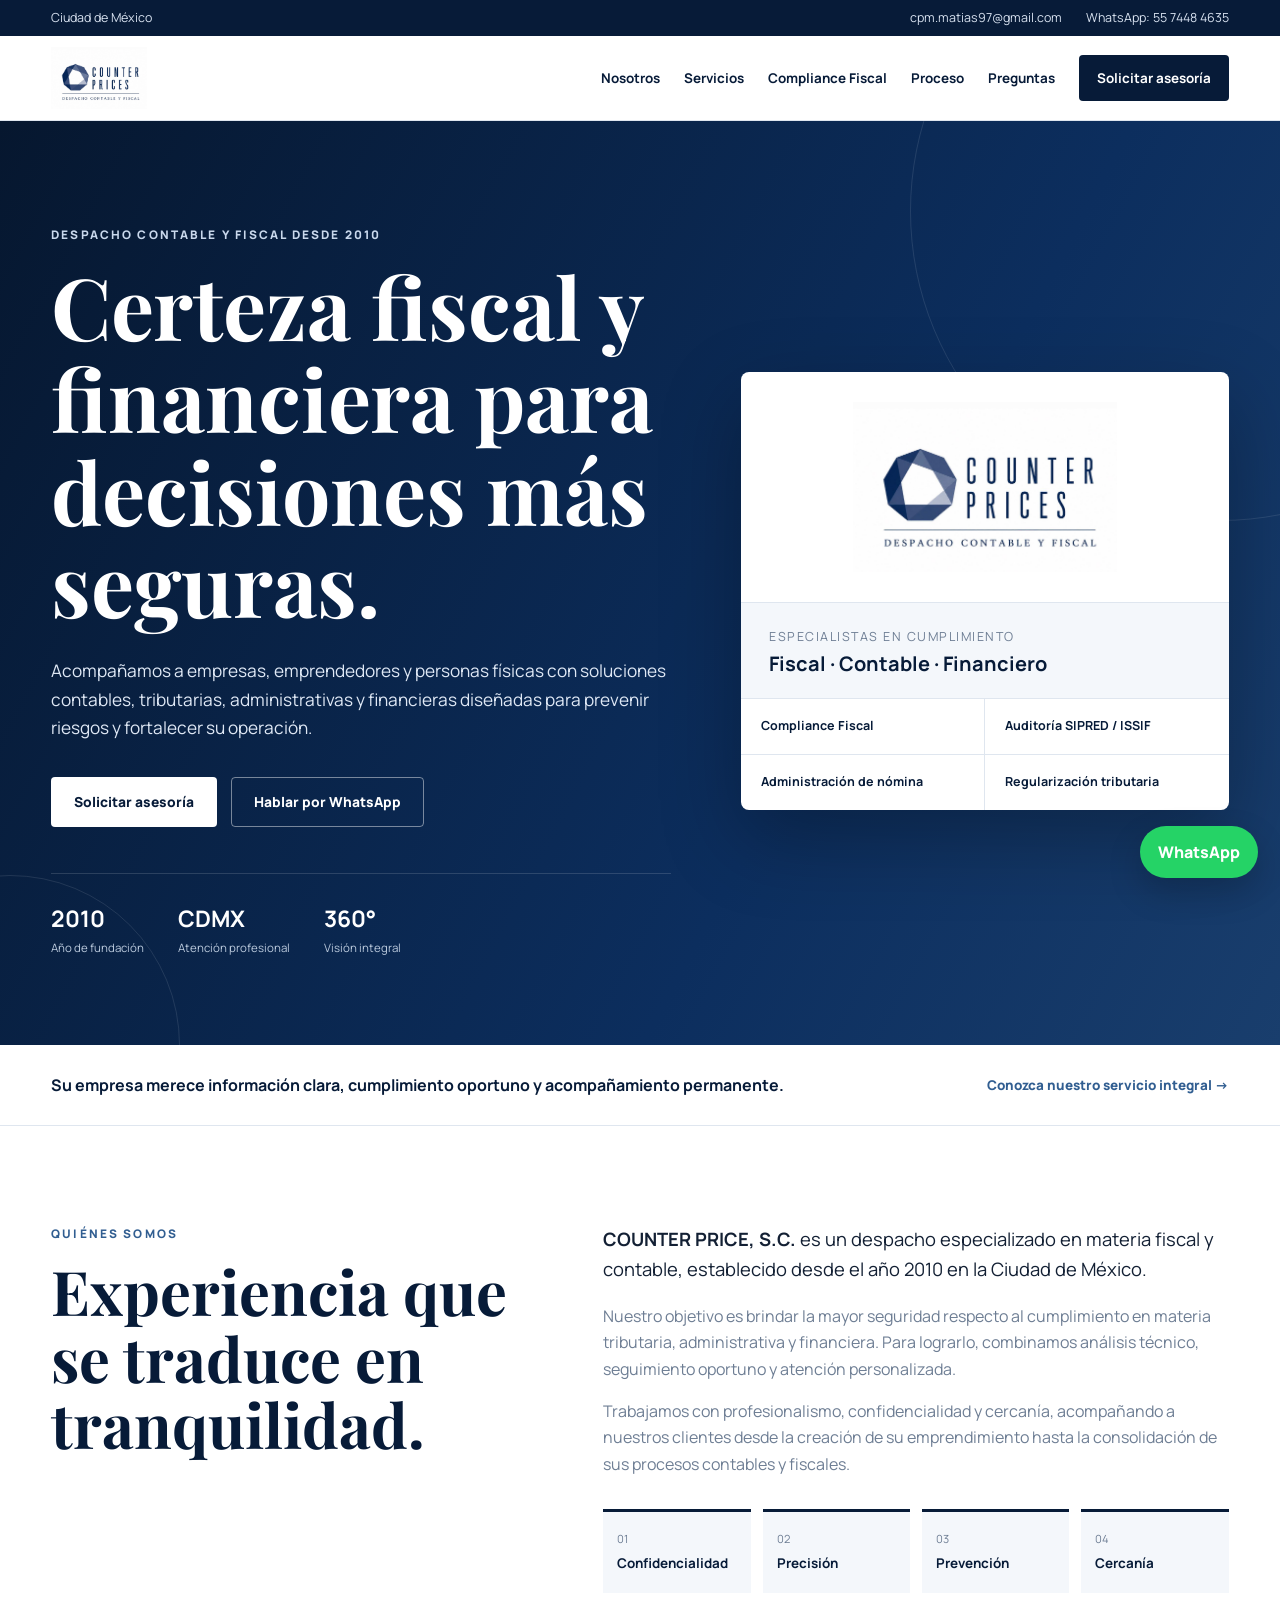
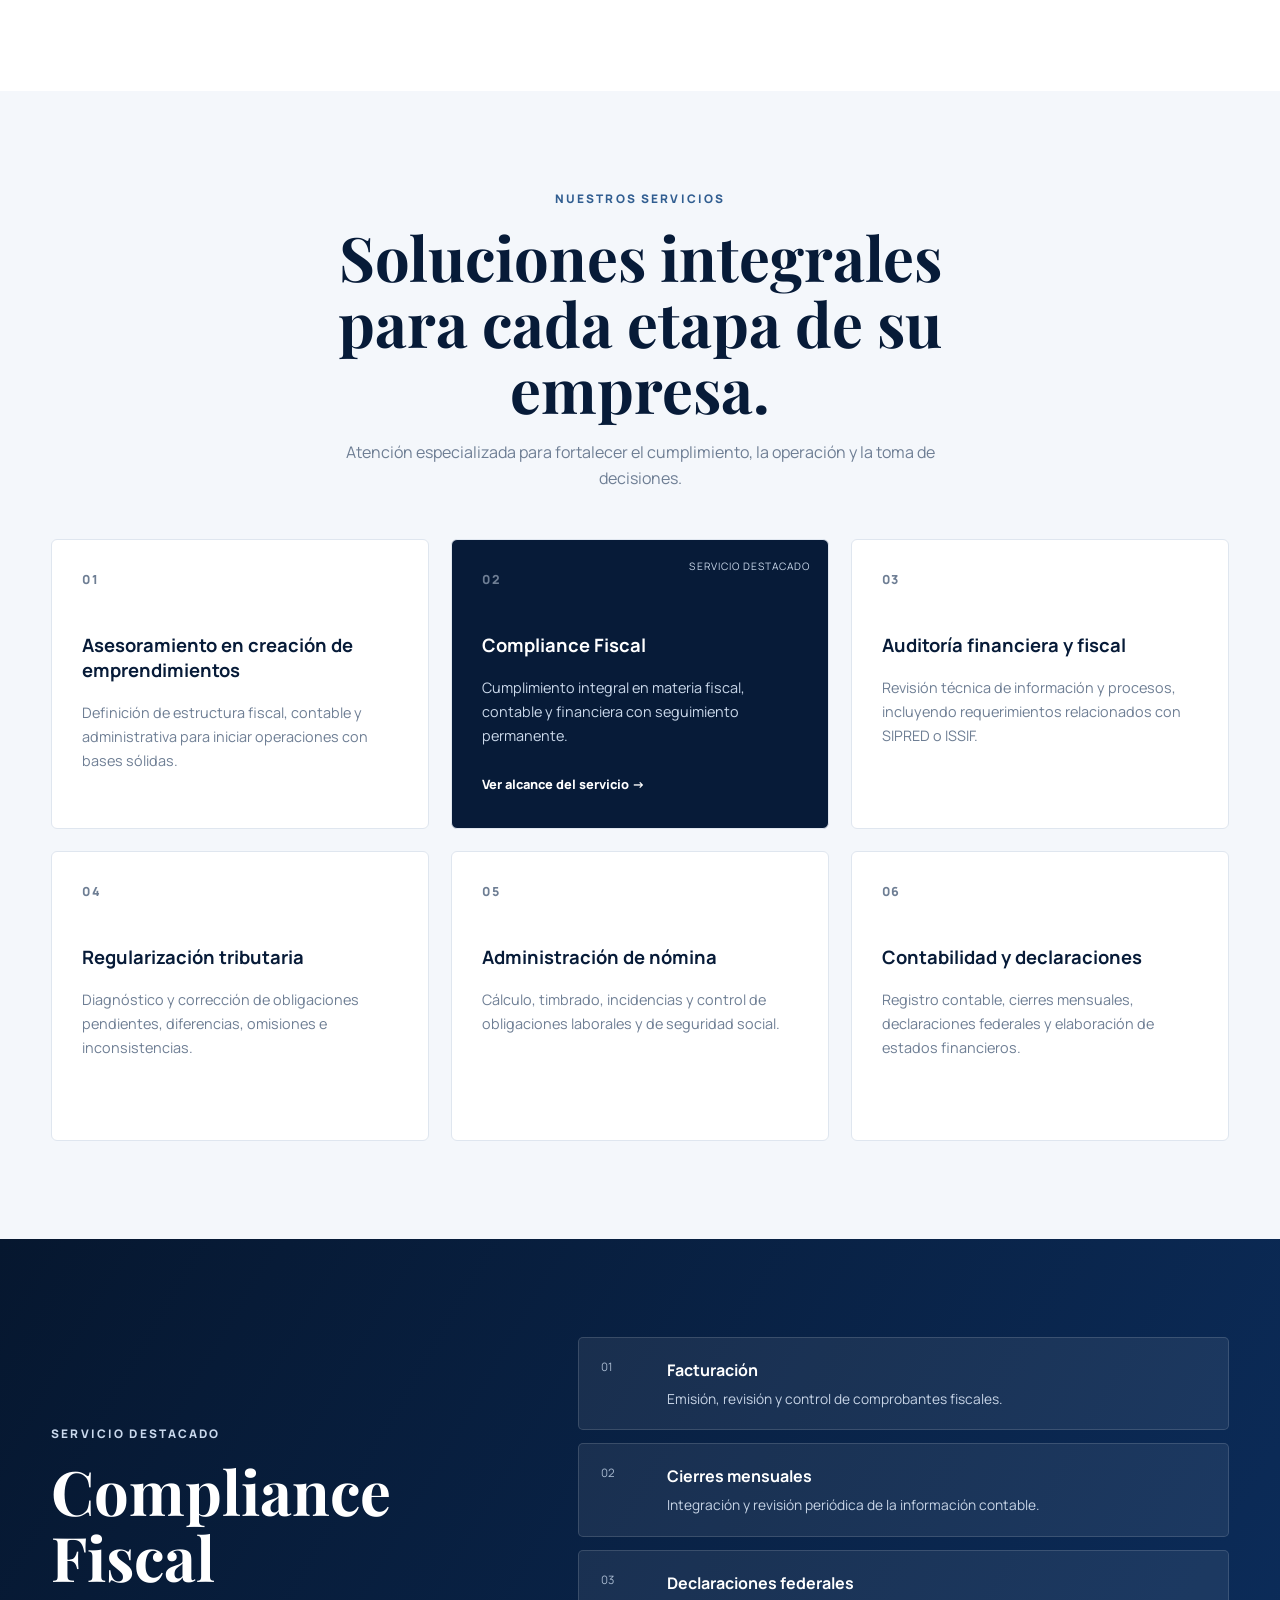
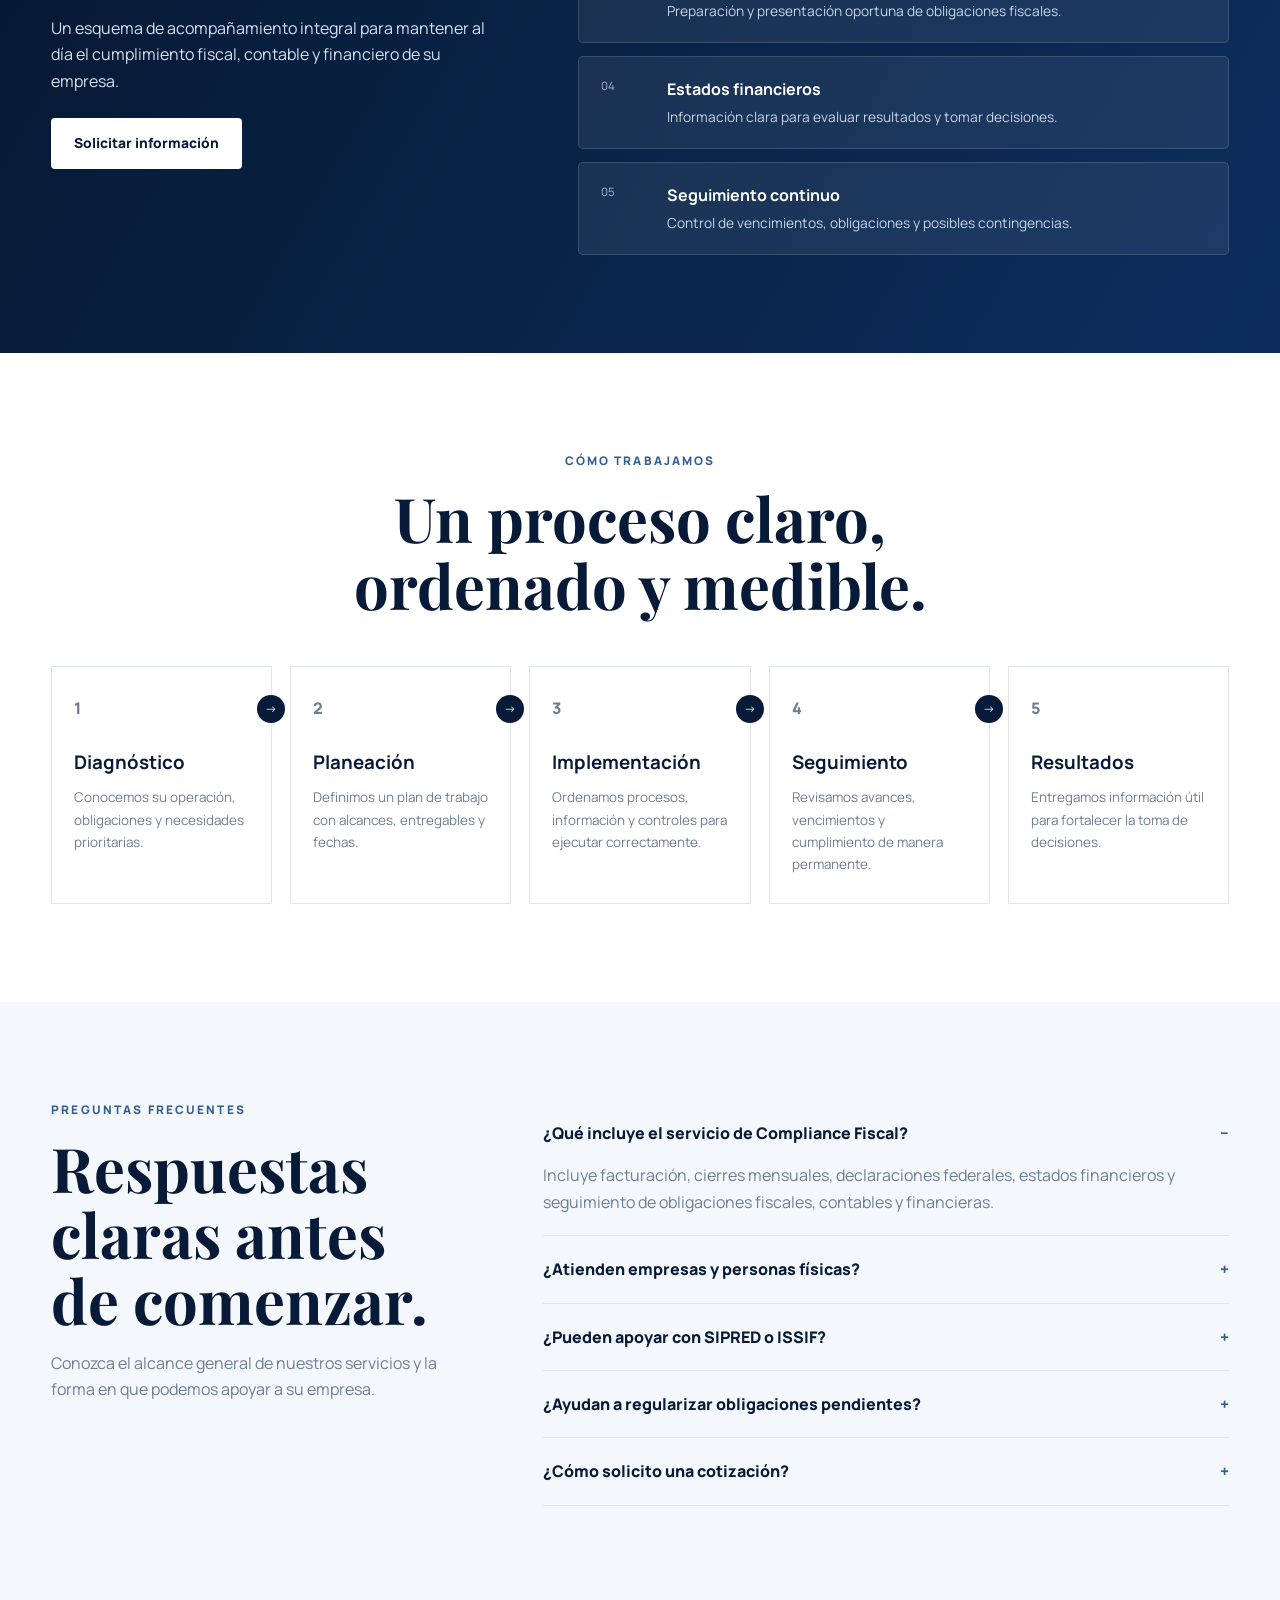
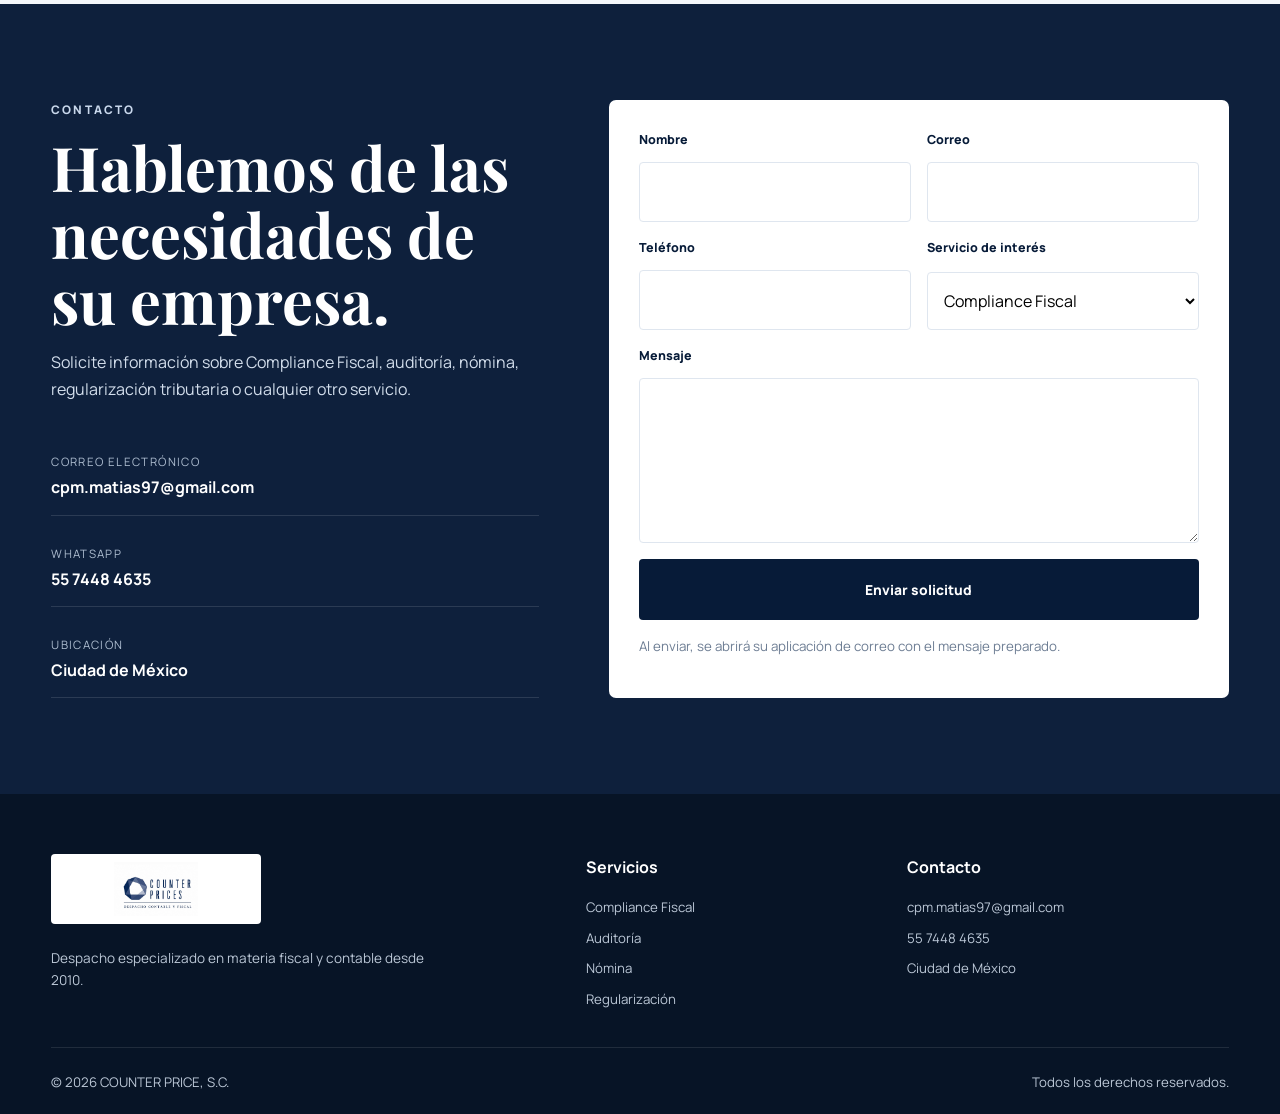
<file: index.html>
<!DOCTYPE html>
<html lang="es">
<head>
  <meta charset="UTF-8" />
  <meta name="viewport" content="width=device-width, initial-scale=1.0" />
  <meta name="theme-color" content="#071b38" />
  <meta name="description" content="COUNTER PRICE, S.C. — despacho contable y fiscal en Ciudad de México. Compliance fiscal, auditoría, nómina, regularización tributaria y asesoría para emprendimientos." />
  <meta property="og:title" content="COUNTER PRICE, S.C. | Despacho Contable y Fiscal" />
  <meta property="og:description" content="Seguridad, cumplimiento y claridad para su empresa desde 2010." />
  <meta property="og:type" content="website" />
  <title>COUNTER PRICE, S.C. | Despacho Contable y Fiscal</title>
  <link rel="icon" href="[data-uri]" />
  <style>
@import url('https://fonts.googleapis.com/css2?family=Manrope:wght@400;500;600;700&family=Playfair+Display:wght@600;700&display=swap');

:root{
  --ink:#132034;
  --navy:#071b38;
  --navy-2:#0c2e5e;
  --blue:#315e91;
  --steel:#6e7e94;
  --soft:#f4f7fb;
  --line:#dfe6ef;
  --white:#fff;
  --gold:#c8a66c;
  --shadow:0 24px 70px rgba(7,27,56,.14);
}
*{box-sizing:border-box}
html{scroll-behavior:smooth}
body{margin:0;font-family:Manrope,Arial,sans-serif;color:var(--ink);background:#fff;line-height:1.65}
img{max-width:100%;display:block}
a{text-decoration:none;color:inherit}
button,input,select,textarea{font:inherit}
.container{width:min(1180px,92%);margin:auto}
.topbar{background:var(--navy);color:#d7e1ef;font-size:.78rem}
.topbar__inner{min-height:36px;display:flex;align-items:center;justify-content:space-between;gap:20px}
.topbar__links{display:flex;gap:24px}
.topbar a:hover{color:#fff}
.header{position:sticky;top:0;z-index:1000;background:rgba(255,255,255,.96);backdrop-filter:blur(12px);border-bottom:1px solid var(--line)}
.header__inner{min-height:84px;display:flex;align-items:center;justify-content:space-between;gap:28px}
.brand img{width:220px;height:62px;object-fit:contain;object-position:left center}
.nav{display:flex;align-items:center;gap:24px}
.nav a{font-size:.84rem;font-weight:700;color:var(--navy)}
.nav a:hover{color:var(--blue)}
.nav__cta{padding:12px 18px;border-radius:4px;background:var(--navy);color:#fff!important}
.menu-button{display:none;background:none;border:0;padding:8px;cursor:pointer}
.menu-button span{display:block;width:25px;height:2px;background:var(--navy);margin:5px}
.hero{position:relative;overflow:hidden;background:linear-gradient(118deg,#06172f 0%,#0c2e5e 64%,#193e6d 100%);padding:104px 0 88px;color:#fff}
.hero__grid{display:grid;grid-template-columns:1.12fr .88fr;gap:70px;align-items:center;position:relative;z-index:2}
.hero__decor{position:absolute;border-radius:50%;border:1px solid rgba(255,255,255,.1)}
.hero__decor--one{width:620px;height:620px;right:-250px;top:-220px}
.hero__decor--two{width:340px;height:340px;left:-160px;bottom:-170px}
.kicker,.eyebrow{margin:0 0 15px;text-transform:uppercase;letter-spacing:.18em;font-size:.74rem;font-weight:800;color:var(--blue)}
.kicker,.eyebrow--light{color:#c9d8ec}
h1,h2{font-family:"Playfair Display",Georgia,serif;line-height:1.08;margin:0}
h1{font-size:clamp(3rem,6.7vw,5.6rem);max-width:850px}
h2{font-size:clamp(2.2rem,4.8vw,4rem);color:var(--navy)}
.hero__lead{max-width:760px;margin:27px 0 0;color:#dfe8f5;font-size:1.08rem}
.hero__actions{display:flex;gap:14px;flex-wrap:wrap;margin-top:34px}
.button{display:inline-flex;justify-content:center;align-items:center;min-height:50px;padding:13px 22px;border:1px solid transparent;border-radius:4px;font-size:.86rem;font-weight:800;cursor:pointer;transition:.2s}
.button:hover{transform:translateY(-2px);box-shadow:0 12px 30px rgba(0,0,0,.15)}
.button--light{background:#fff;color:var(--navy)}
.button--ghost{border-color:rgba(255,255,255,.45);color:#fff}
.button--ghost:hover{background:rgba(255,255,255,.08)}
.button--dark{background:var(--navy);color:#fff}
.hero__trust{display:flex;gap:34px;flex-wrap:wrap;margin-top:46px;padding-top:26px;border-top:1px solid rgba(255,255,255,.14)}
.hero__trust div{display:grid}
.hero__trust strong{font-size:1.42rem}
.hero__trust span{font-size:.72rem;color:#bac9dc}
.hero__panel{background:#fff;border-radius:8px;overflow:hidden;box-shadow:0 28px 80px rgba(0,0,0,.28);color:var(--ink)}
.hero__logo-wrap{height:230px;padding:28px;display:grid;place-items:center}
.hero__logo-wrap img{max-height:170px;object-fit:contain}
.hero__panel-copy{padding:24px 28px;background:var(--soft);border-top:1px solid var(--line)}
.hero__panel-copy p{margin:0;color:var(--steel);font-size:.78rem;text-transform:uppercase;letter-spacing:.12em}
.hero__panel-copy h2{font-family:Manrope,Arial,sans-serif;font-size:1.25rem;margin-top:5px}
.hero__panel-list{display:grid;grid-template-columns:1fr 1fr}
.hero__panel-list span{padding:17px 20px;border-top:1px solid var(--line);font-size:.78rem;font-weight:700;color:var(--navy)}
.hero__panel-list span:nth-child(odd){border-right:1px solid var(--line)}
.strip{background:#fff;border-bottom:1px solid var(--line)}
.strip__inner{min-height:80px;display:flex;justify-content:space-between;align-items:center;gap:24px}
.strip p{margin:0;font-weight:700;color:var(--navy)}
.strip a{font-size:.84rem;color:var(--blue);font-weight:800}
.section{padding:98px 0}
.section--soft{background:var(--soft)}
.about{display:grid;grid-template-columns:.85fr 1.15fr;gap:90px}
.section-heading{max-width:670px}
.section-heading--center{text-align:center;margin:0 auto 48px}
.section-heading>p:last-child{color:var(--steel)}
.about__content p{color:var(--steel);margin-top:0}
.about__intro{font-size:1.15rem;color:var(--ink)!important}
.about__values{display:grid;grid-template-columns:repeat(4,1fr);gap:12px;margin-top:32px}
.about__values div{padding:18px 14px;background:var(--soft);border-top:3px solid var(--navy)}
.about__values span{display:block;font-size:.7rem;color:var(--steel)}
.about__values strong{font-size:.84rem;color:var(--navy)}
.services{display:grid;grid-template-columns:repeat(3,1fr);gap:22px}
.service{position:relative;min-height:290px;padding:30px;background:#fff;border:1px solid var(--line);border-radius:6px;transition:.22s}
.service:hover{transform:translateY(-5px);box-shadow:var(--shadow)}
.service--featured{background:var(--navy);color:#fff}
.service__badge{position:absolute;top:18px;right:18px;font-size:.64rem;text-transform:uppercase;letter-spacing:.1em;color:#cbd9eb}
.service__icon{margin-bottom:42px;color:var(--steel);font-size:.78rem;font-weight:800;letter-spacing:.12em}
.service h3{font-size:1.15rem;line-height:1.35;color:var(--navy)}
.service--featured h3{color:#fff}
.service p{color:var(--steel);font-size:.9rem}
.service--featured p{color:#cbd9eb}
.service a{display:inline-block;margin-top:12px;color:#fff;font-weight:800;font-size:.8rem}
.compliance{background:linear-gradient(120deg,#06172f,#0c2e5e);color:#fff}
.compliance__grid{display:grid;grid-template-columns:.82fr 1.18fr;gap:75px;align-items:center}
.compliance h2{color:#fff}
.compliance__intro>p:not(.eyebrow){color:#d5e1f0;max-width:500px;margin:24px 0}
.compliance__items{display:grid;gap:13px}
.compliance__item{display:grid;grid-template-columns:48px 1fr;gap:18px;align-items:start;padding:19px 22px;background:rgba(255,255,255,.07);border:1px solid rgba(255,255,255,.14);border-radius:5px}
.compliance__item>span{font-size:.72rem;color:#a9bad0}
.compliance__item h3{margin:0;color:#fff;font-size:1rem}
.compliance__item p{margin:4px 0 0;color:#c7d4e6;font-size:.86rem}
.process{display:grid;grid-template-columns:repeat(5,1fr);gap:18px}
.process__step{padding:28px 22px;background:#fff;border:1px solid var(--line);position:relative}
.process__step:not(:last-child):after{content:"→";position:absolute;right:-14px;top:28px;z-index:2;width:28px;height:28px;border-radius:50%;display:grid;place-items:center;background:var(--navy);color:#fff;font-size:.75rem}
.process__step>span{display:block;margin-bottom:26px;color:var(--steel);font-weight:800}
.process__step h3{margin:0 0 8px;color:var(--navy)}
.process__step p{margin:0;color:var(--steel);font-size:.84rem}
.faq-layout{display:grid;grid-template-columns:.75fr 1.25fr;gap:80px}
.faq details{border-bottom:1px solid var(--line);padding:20px 0}
.faq summary{cursor:pointer;font-weight:800;color:var(--navy);list-style:none}
.faq summary::-webkit-details-marker{display:none}
.faq summary:after{content:"+";float:right;color:var(--blue)}
.faq details[open] summary:after{content:"−"}
.faq p{color:var(--steel);margin-bottom:0}
.contact{padding:96px 0;background:#0e203c;color:#fff}
.contact__grid{display:grid;grid-template-columns:.88fr 1.12fr;gap:70px}
.contact h2{color:#fff}
.contact__copy>p:not(.eyebrow){color:#d2ddeb;max-width:560px}
.contact__data{display:grid;gap:14px;margin-top:36px}
.contact__data a,.contact__data div{display:grid;padding:14px 0;border-bottom:1px solid rgba(255,255,255,.12)}
.contact__data span{font-size:.72rem;color:#aebdd0;text-transform:uppercase;letter-spacing:.12em}
.contact__data strong{margin-top:3px}
.contact-form{display:grid;grid-template-columns:1fr 1fr;gap:16px;padding:30px;background:#fff;border-radius:7px;color:var(--ink)}
.field{display:grid;gap:7px}
.field--full{grid-column:1/-1}
.field label{font-size:.78rem;font-weight:800;color:var(--navy)}
.field input,.field select,.field textarea{width:100%;padding:13px 12px;border:1px solid var(--line);border-radius:4px;background:#fff}
.contact-form small{color:var(--steel)}
.whatsapp{position:fixed;right:22px;bottom:22px;z-index:900;padding:13px 18px;background:#25d366;color:#fff;border-radius:999px;font-weight:800;box-shadow:0 14px 34px rgba(0,0,0,.2)}
.back-to-top{position:fixed;right:22px;bottom:78px;width:42px;height:42px;border:0;border-radius:50%;background:var(--navy);color:#fff;cursor:pointer;opacity:0;pointer-events:none;transition:.2s}
.back-to-top.show{opacity:1;pointer-events:auto}
.footer{background:#071426;color:#bbc7d6;padding:60px 0 20px}
.footer__grid{display:grid;grid-template-columns:1.3fr .7fr .9fr;gap:70px}
.footer__grid>div{display:flex;flex-direction:column;align-items:flex-start;gap:9px}
.footer img{width:210px;height:70px;object-fit:contain;background:#fff;padding:8px;border-radius:4px}
.footer p{max-width:390px;font-size:.85rem}
.footer strong{color:#fff;margin-bottom:7px}
.footer a,.footer span{font-size:.83rem}
.footer__bottom{display:flex;justify-content:space-between;gap:20px;padding-top:24px;margin-top:36px;border-top:1px solid rgba(255,255,255,.1);font-size:.75rem}
.reveal{opacity:0;transform:translateY(22px);transition:.7s ease}
.reveal.visible{opacity:1;transform:none}
.reveal--delay{transition-delay:.12s}
@media(max-width:980px){
  .topbar{display:none}
  .menu-button{display:block}
  .nav{display:none;position:absolute;top:84px;left:0;width:100%;padding:22px 4%;background:#fff;border-bottom:1px solid var(--line);flex-direction:column;align-items:flex-start}
  .nav.open{display:flex}
  .hero__grid,.about,.compliance__grid,.faq-layout,.contact__grid{grid-template-columns:1fr}
  .services{grid-template-columns:repeat(2,1fr)}
  .process{grid-template-columns:repeat(2,1fr)}
  .process__step:after{display:none!important}
  .about__values{grid-template-columns:repeat(2,1fr)}
}
@media(max-width:620px){
  .brand img{width:185px}
  .hero{padding:74px 0}
  .hero__panel-list{grid-template-columns:1fr}
  .hero__panel-list span{border-right:0!important}
  .strip__inner{padding:18px 0;align-items:flex-start;flex-direction:column}
  .section{padding:72px 0}
  .services,.process{grid-template-columns:1fr}
  .contact-form{grid-template-columns:1fr;padding:22px}
  .field{grid-column:1/-1}
  .footer__grid{grid-template-columns:1fr;gap:36px}
  .footer__bottom{flex-direction:column}
  .whatsapp{right:14px;bottom:14px}
  .back-to-top{right:14px;bottom:70px}
}

</style>
</head>
<body>
  <div class="topbar">
    <div class="container topbar__inner">
      <span>Ciudad de México</span>
      <div class="topbar__links">
        <a href="mailto:cpm.matias97@gmail.com">cpm.matias97@gmail.com</a>
        <a href="https://wa.me/525574484635" target="_blank" rel="noopener">WhatsApp: 55 7448 4635</a>
      </div>
    </div>
  </div>

  <header class="header" id="top">
    <div class="container header__inner">
      <a class="brand" href="#inicio" aria-label="Ir al inicio">
        <img src="[data-uri]" alt="COUNTER PRICE, S.C." />
      </a>

      <button class="menu-button" aria-label="Abrir menú" aria-expanded="false">
        <span></span><span></span><span></span>
      </button>

      <nav class="nav" aria-label="Navegación principal">
        <a href="#nosotros">Nosotros</a>
        <a href="#servicios">Servicios</a>
        <a href="#compliance">Compliance Fiscal</a>
        <a href="#proceso">Proceso</a>
        <a href="#preguntas">Preguntas</a>
        <a class="nav__cta" href="#contacto">Solicitar asesoría</a>
      </nav>
    </div>
  </header>

  <main>
    <section class="hero" id="inicio">
      <div class="hero__decor hero__decor--one"></div>
      <div class="hero__decor hero__decor--two"></div>

      <div class="container hero__grid">
        <div class="hero__content reveal">
          <p class="kicker">Despacho contable y fiscal desde 2010</p>
          <h1>Certeza fiscal y financiera para decisiones más seguras.</h1>
          <p class="hero__lead">
            Acompañamos a empresas, emprendedores y personas físicas con soluciones
            contables, tributarias, administrativas y financieras diseñadas para prevenir
            riesgos y fortalecer su operación.
          </p>
          <div class="hero__actions">
            <a class="button button--light" href="#contacto">Solicitar asesoría</a>
            <a class="button button--ghost" href="https://wa.me/525574484635?text=Hola%2C%20me%20gustar%C3%ADa%20recibir%20informaci%C3%B3n%20sobre%20los%20servicios%20de%20COUNTER%20PRICE%2C%20S.C." target="_blank" rel="noopener">Hablar por WhatsApp</a>
          </div>
          <div class="hero__trust">
            <div><strong>2010</strong><span>Año de fundación</span></div>
            <div><strong>CDMX</strong><span>Atención profesional</span></div>
            <div><strong>360°</strong><span>Visión integral</span></div>
          </div>
        </div>

        <div class="hero__panel reveal reveal--delay">
          <div class="hero__logo-wrap">
            <img src="[data-uri]" alt="Logotipo COUNTER PRICE" />
          </div>
          <div class="hero__panel-copy">
            <p>Especialistas en cumplimiento</p>
            <h2>Fiscal · Contable · Financiero</h2>
          </div>
          <div class="hero__panel-list">
            <span>Compliance Fiscal</span>
            <span>Auditoría SIPRED / ISSIF</span>
            <span>Administración de nómina</span>
            <span>Regularización tributaria</span>
          </div>
        </div>
      </div>
    </section>

    <section class="strip">
      <div class="container strip__inner">
        <p>Su empresa merece información clara, cumplimiento oportuno y acompañamiento permanente.</p>
        <a href="#compliance">Conozca nuestro servicio integral <span>→</span></a>
      </div>
    </section>

    <section class="section" id="nosotros">
      <div class="container about">
        <div class="section-heading reveal">
          <p class="eyebrow">Quiénes somos</p>
          <h2>Experiencia que se traduce en tranquilidad.</h2>
        </div>

        <div class="about__content reveal reveal--delay">
          <p class="about__intro">
            <strong>COUNTER PRICE, S.C.</strong> es un despacho especializado en materia
            fiscal y contable, establecido desde el año 2010 en la Ciudad de México.
          </p>
          <p>
            Nuestro objetivo es brindar la mayor seguridad respecto al cumplimiento en
            materia tributaria, administrativa y financiera. Para lograrlo, combinamos
            análisis técnico, seguimiento oportuno y atención personalizada.
          </p>
          <p>
            Trabajamos con profesionalismo, confidencialidad y cercanía, acompañando a
            nuestros clientes desde la creación de su emprendimiento hasta la consolidación
            de sus procesos contables y fiscales.
          </p>
          <div class="about__values">
            <div><span>01</span><strong>Confidencialidad</strong></div>
            <div><span>02</span><strong>Precisión</strong></div>
            <div><span>03</span><strong>Prevención</strong></div>
            <div><span>04</span><strong>Cercanía</strong></div>
          </div>
        </div>
      </div>
    </section>

    <section class="section section--soft" id="servicios">
      <div class="container">
        <div class="section-heading section-heading--center reveal">
          <p class="eyebrow">Nuestros servicios</p>
          <h2>Soluciones integrales para cada etapa de su empresa.</h2>
          <p>Atención especializada para fortalecer el cumplimiento, la operación y la toma de decisiones.</p>
        </div>

        <div class="services">
          <article class="service reveal">
            <div class="service__icon">01</div>
            <h3>Asesoramiento en creación de emprendimientos</h3>
            <p>Definición de estructura fiscal, contable y administrativa para iniciar operaciones con bases sólidas.</p>
          </article>

          <article class="service service--featured reveal">
            <div class="service__badge">Servicio destacado</div>
            <div class="service__icon">02</div>
            <h3>Compliance Fiscal</h3>
            <p>Cumplimiento integral en materia fiscal, contable y financiera con seguimiento permanente.</p>
            <a href="#compliance">Ver alcance del servicio →</a>
          </article>

          <article class="service reveal">
            <div class="service__icon">03</div>
            <h3>Auditoría financiera y fiscal</h3>
            <p>Revisión técnica de información y procesos, incluyendo requerimientos relacionados con SIPRED o ISSIF.</p>
          </article>

          <article class="service reveal">
            <div class="service__icon">04</div>
            <h3>Regularización tributaria</h3>
            <p>Diagnóstico y corrección de obligaciones pendientes, diferencias, omisiones e inconsistencias.</p>
          </article>

          <article class="service reveal">
            <div class="service__icon">05</div>
            <h3>Administración de nómina</h3>
            <p>Cálculo, timbrado, incidencias y control de obligaciones laborales y de seguridad social.</p>
          </article>

          <article class="service reveal">
            <div class="service__icon">06</div>
            <h3>Contabilidad y declaraciones</h3>
            <p>Registro contable, cierres mensuales, declaraciones federales y elaboración de estados financieros.</p>
          </article>
        </div>
      </div>
    </section>

    <section class="section compliance" id="compliance">
      <div class="container compliance__grid">
        <div class="compliance__intro reveal">
          <p class="eyebrow eyebrow--light">Servicio destacado</p>
          <h2>Compliance Fiscal</h2>
          <p>
            Un esquema de acompañamiento integral para mantener al día el cumplimiento
            fiscal, contable y financiero de su empresa.
          </p>
          <a class="button button--light" href="https://wa.me/525574484635?text=Hola%2C%20me%20interesa%20el%20servicio%20de%20Compliance%20Fiscal.%20%C2%BFPodr%C3%ADan%20brindarme%20m%C3%A1s%20informaci%C3%B3n%3F" target="_blank" rel="noopener">Solicitar información</a>
        </div>

        <div class="compliance__items">
          <article class="compliance__item reveal">
            <span>01</span>
            <div><h3>Facturación</h3><p>Emisión, revisión y control de comprobantes fiscales.</p></div>
          </article>
          <article class="compliance__item reveal">
            <span>02</span>
            <div><h3>Cierres mensuales</h3><p>Integración y revisión periódica de la información contable.</p></div>
          </article>
          <article class="compliance__item reveal">
            <span>03</span>
            <div><h3>Declaraciones federales</h3><p>Preparación y presentación oportuna de obligaciones fiscales.</p></div>
          </article>
          <article class="compliance__item reveal">
            <span>04</span>
            <div><h3>Estados financieros</h3><p>Información clara para evaluar resultados y tomar decisiones.</p></div>
          </article>
          <article class="compliance__item reveal">
            <span>05</span>
            <div><h3>Seguimiento continuo</h3><p>Control de vencimientos, obligaciones y posibles contingencias.</p></div>
          </article>
        </div>
      </div>
    </section>

    <section class="section" id="proceso">
      <div class="container">
        <div class="section-heading section-heading--center reveal">
          <p class="eyebrow">Cómo trabajamos</p>
          <h2>Un proceso claro, ordenado y medible.</h2>
        </div>
        <div class="process">
          <article class="process__step reveal"><span>1</span><h3>Diagnóstico</h3><p>Conocemos su operación, obligaciones y necesidades prioritarias.</p></article>
          <article class="process__step reveal"><span>2</span><h3>Planeación</h3><p>Definimos un plan de trabajo con alcances, entregables y fechas.</p></article>
          <article class="process__step reveal"><span>3</span><h3>Implementación</h3><p>Ordenamos procesos, información y controles para ejecutar correctamente.</p></article>
          <article class="process__step reveal"><span>4</span><h3>Seguimiento</h3><p>Revisamos avances, vencimientos y cumplimiento de manera permanente.</p></article>
          <article class="process__step reveal"><span>5</span><h3>Resultados</h3><p>Entregamos información útil para fortalecer la toma de decisiones.</p></article>
        </div>
      </div>
    </section>

    <section class="section section--soft" id="preguntas">
      <div class="container faq-layout">
        <div class="section-heading reveal">
          <p class="eyebrow">Preguntas frecuentes</p>
          <h2>Respuestas claras antes de comenzar.</h2>
          <p>Conozca el alcance general de nuestros servicios y la forma en que podemos apoyar a su empresa.</p>
        </div>

        <div class="faq reveal reveal--delay">
          <details open>
            <summary>¿Qué incluye el servicio de Compliance Fiscal?</summary>
            <p>Incluye facturación, cierres mensuales, declaraciones federales, estados financieros y seguimiento de obligaciones fiscales, contables y financieras.</p>
          </details>
          <details>
            <summary>¿Atienden empresas y personas físicas?</summary>
            <p>Sí. El alcance se adapta al régimen, tamaño, actividad y necesidades de cada cliente.</p>
          </details>
          <details>
            <summary>¿Pueden apoyar con SIPRED o ISSIF?</summary>
            <p>Sí. Contamos con servicios de auditoría financiera y fiscal relacionados con estos requerimientos.</p>
          </details>
          <details>
            <summary>¿Ayudan a regularizar obligaciones pendientes?</summary>
            <p>Sí. Primero realizamos un diagnóstico y posteriormente definimos un plan de regularización tributaria.</p>
          </details>
          <details>
            <summary>¿Cómo solicito una cotización?</summary>
            <p>Puede escribirnos por WhatsApp o correo. Le pediremos información básica para preparar una propuesta acorde con sus necesidades.</p>
          </details>
        </div>
      </div>
    </section>

    <section class="contact" id="contacto">
      <div class="container contact__grid">
        <div class="contact__copy reveal">
          <p class="eyebrow eyebrow--light">Contacto</p>
          <h2>Hablemos de las necesidades de su empresa.</h2>
          <p>
            Solicite información sobre Compliance Fiscal, auditoría, nómina,
            regularización tributaria o cualquier otro servicio.
          </p>

          <div class="contact__data">
            <a href="mailto:cpm.matias97@gmail.com">
              <span>Correo electrónico</span>
              <strong>cpm.matias97@gmail.com</strong>
            </a>
            <a href="https://wa.me/525574484635" target="_blank" rel="noopener">
              <span>WhatsApp</span>
              <strong>55 7448 4635</strong>
            </a>
            <div>
              <span>Ubicación</span>
              <strong>Ciudad de México</strong>
            </div>
          </div>
        </div>

        <form class="contact-form reveal reveal--delay" id="contactForm">
          <div class="field">
            <label for="name">Nombre</label>
            <input id="name" name="name" type="text" required />
          </div>
          <div class="field">
            <label for="email">Correo</label>
            <input id="email" name="email" type="email" required />
          </div>
          <div class="field">
            <label for="phone">Teléfono</label>
            <input id="phone" name="phone" type="tel" />
          </div>
          <div class="field">
            <label for="service">Servicio de interés</label>
            <select id="service" name="service">
              <option>Compliance Fiscal</option>
              <option>Creación de emprendimientos</option>
              <option>Auditoría financiera y fiscal</option>
              <option>Regularización tributaria</option>
              <option>Administración de nómina</option>
              <option>Contabilidad y declaraciones</option>
              <option>Otro servicio</option>
            </select>
          </div>
          <div class="field field--full">
            <label for="message">Mensaje</label>
            <textarea id="message" name="message" rows="5" required></textarea>
          </div>
          <button class="button button--dark field--full" type="submit">Enviar solicitud</button>
          <small class="field--full">Al enviar, se abrirá su aplicación de correo con el mensaje preparado.</small>
        </form>
      </div>
    </section>
  </main>

  <a class="whatsapp" href="https://wa.me/525574484635?text=Hola%2C%20me%20gustar%C3%ADa%20recibir%20informaci%C3%B3n%20sobre%20sus%20servicios." target="_blank" rel="noopener" aria-label="Contactar por WhatsApp">
    <span>WhatsApp</span>
  </a>

  <button class="back-to-top" aria-label="Volver arriba">↑</button>

  <footer class="footer">
    <div class="container footer__grid">
      <div>
        <img src="[data-uri]" alt="COUNTER PRICE, S.C." />
        <p>Despacho especializado en materia fiscal y contable desde 2010.</p>
      </div>
      <div>
        <strong>Servicios</strong>
        <a href="#compliance">Compliance Fiscal</a>
        <a href="#servicios">Auditoría</a>
        <a href="#servicios">Nómina</a>
        <a href="#servicios">Regularización</a>
      </div>
      <div>
        <strong>Contacto</strong>
        <a href="mailto:cpm.matias97@gmail.com">cpm.matias97@gmail.com</a>
        <a href="https://wa.me/525574484635" target="_blank" rel="noopener">55 7448 4635</a>
        <span>Ciudad de México</span>
      </div>
    </div>
    <div class="container footer__bottom">
      <span>© <span id="year"></span> COUNTER PRICE, S.C.</span>
      <span>Todos los derechos reservados.</span>
    </div>
  </footer>

  <script>
const menuButton = document.querySelector('.menu-button');
const nav = document.querySelector('.nav');

menuButton.addEventListener('click', () => {
  const open = nav.classList.toggle('open');
  menuButton.setAttribute('aria-expanded', String(open));
});

document.querySelectorAll('.nav a').forEach(link => {
  link.addEventListener('click', () => {
    nav.classList.remove('open');
    menuButton.setAttribute('aria-expanded', 'false');
  });
});

document.getElementById('year').textContent = new Date().getFullYear();

const observer = new IntersectionObserver(entries => {
  entries.forEach(entry => {
    if (entry.isIntersecting) entry.target.classList.add('visible');
  });
}, { threshold: 0.12 });

document.querySelectorAll('.reveal').forEach(el => observer.observe(el));

const backToTop = document.querySelector('.back-to-top');
window.addEventListener('scroll', () => {
  backToTop.classList.toggle('show', window.scrollY > 550);
});
backToTop.addEventListener('click', () => window.scrollTo({ top: 0, behavior: 'smooth' }));

document.getElementById('contactForm').addEventListener('submit', function (event) {
  event.preventDefault();
  const data = new FormData(this);

  const subject = encodeURIComponent('Solicitud de información - COUNTER PRICE, S.C.');
  const body = encodeURIComponent(
    `Nombre: ${data.get('name')}\n` +
    `Correo: ${data.get('email')}\n` +
    `Teléfono: ${data.get('phone') || 'No proporcionado'}\n` +
    `Servicio de interés: ${data.get('service')}\n\n` +
    `Mensaje:\n${data.get('message')}`
  );

  window.location.href = `mailto:cpm.matias97@gmail.com?subject=${subject}&body=${body}`;
});

</script>
</body>
</html>
</file>
